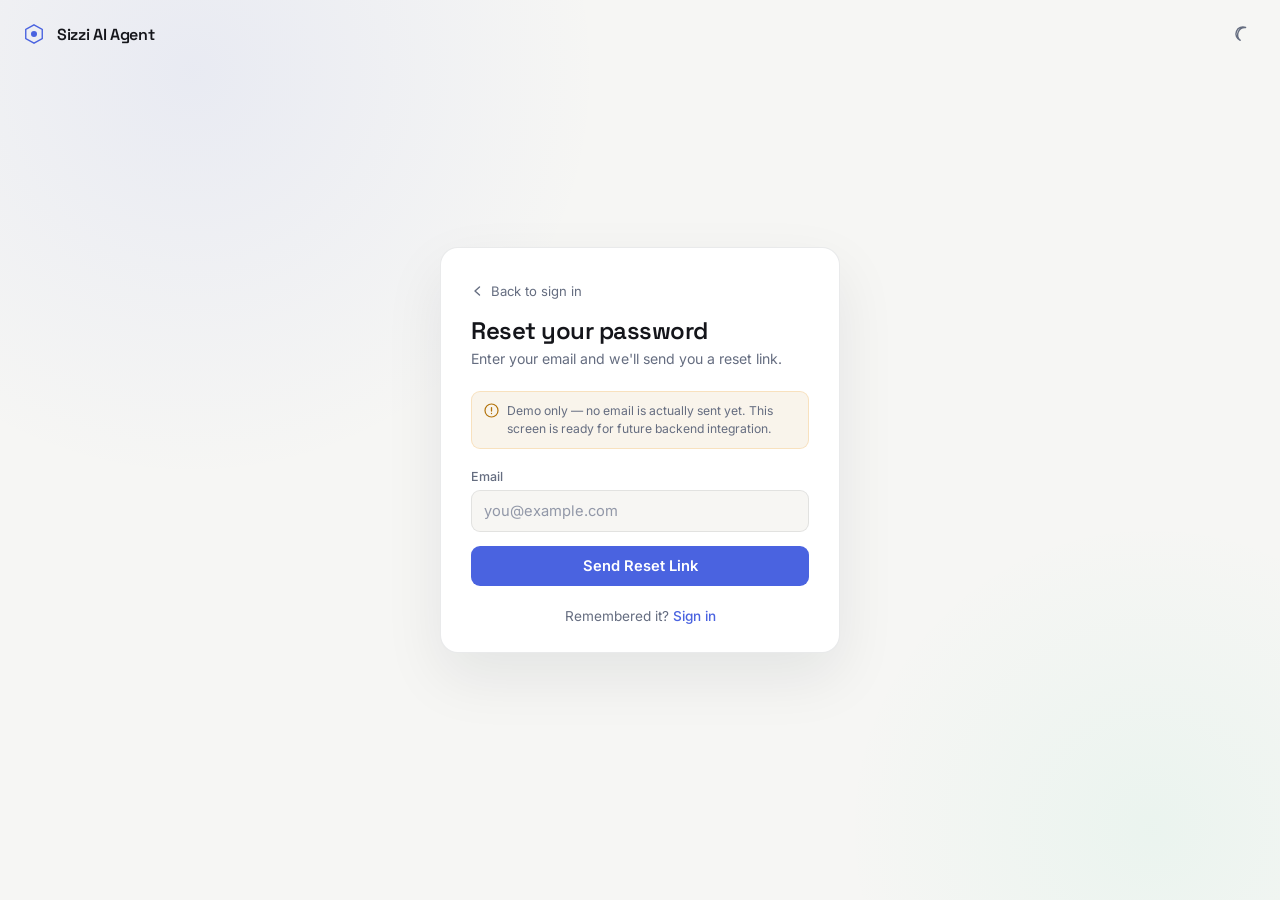
<file: frontend/forgot-password.html>
<!DOCTYPE html>
<html lang="en">
<head>
  <meta charset="UTF-8" />
  <meta name="viewport" content="width=device-width, initial-scale=1.0" />
  <title>Reset password — Sizzi AI Agent</title>
<link rel="stylesheet" href="css/style.css" />
<link rel="stylesheet" href="css/auth.css" />
  <link rel="preconnect" href="https://fonts.googleapis.com" />
  <link rel="preconnect" href="https://fonts.gstatic.com" crossorigin />
  <link href="https://fonts.googleapis.com/css2?family=Space+Grotesk:wght@500;600;700&family=Inter:wght@400;500;600;700&family=JetBrains+Mono:wght@400;500&display=swap" rel="stylesheet" />
</head>
<body class="auth-body">
  <header class="auth-header">
    <span class="brand" aria-label="Sizzi AI Agent">
      <span class="brand-mark" aria-hidden="true">
        <svg width="22" height="22" viewBox="0 0 24 24" fill="none">
          <path d="M12 2 L21 7 L21 17 L12 22 L3 17 L3 7 Z" stroke="var(--accent)" stroke-width="1.5"/>
          <circle cx="12" cy="12" r="3.3" fill="var(--accent)"/>
        </svg>
      </span>
      <span class="brand-name">Sizzi AI Agent</span>
    </span>
    <button id="themeToggleBtn" class="icon-btn" type="button" aria-label="Switch to light mode" title="Switch to light mode">
      <svg width="20" height="20" viewBox="0 0 20 20" fill="none" aria-hidden="true">
        <path d="M13.6 3.5A6.8 6.8 0 0 0 8.2 16.3 7.3 7.3 0 0 1 13.6 3.5Z" stroke="currentColor" stroke-width="1.4" stroke-linejoin="round"/>
      </svg>
    </button>
  </header>

  <main class="auth-shell">
    <div class="auth-card">
      <a class="auth-back-link" href="login.html">
        <svg width="14" height="14" viewBox="0 0 14 14" fill="none"><path d="M8.5 3 4 7l4.5 4" stroke="currentColor" stroke-width="1.4" stroke-linecap="round" stroke-linejoin="round"/></svg>
        Back to sign in
      </a>

      <h1 class="auth-title">Reset your password</h1>
      <p class="auth-subtitle">Enter your email and we'll send you a reset link.</p>

      <div class="auth-demo-note">
        <svg width="15" height="15" viewBox="0 0 15 15" fill="none" aria-hidden="true"><circle cx="7.5" cy="7.5" r="6.5" stroke="currentColor" stroke-width="1.2"/><path d="M7.5 4.6v3.4M7.5 10.4v.1" stroke="currentColor" stroke-width="1.3" stroke-linecap="round"/></svg>
        <span>Demo only — no email is actually sent yet. This screen is ready for future backend integration.</span>
      </div>

      <div id="formBanner" class="auth-form-banner success" hidden></div>

      <form id="forgotForm" novalidate>
        <div class="field-group">
          <label class="field-label" for="forgotEmail">Email</label>
          <div class="field-input-wrap">
            <input class="field-input" type="email" id="forgotEmail" name="email" placeholder="you@example.com" autocomplete="email" required />
          </div>
          <p class="field-error" id="forgotEmailError"></p>
        </div>

        <button class="auth-submit" type="submit" id="forgotSubmit">
          <svg width="15" height="15" viewBox="0 0 15 15" fill="none" aria-hidden="true"><circle cx="7.5" cy="7.5" r="6" stroke="currentColor" stroke-width="1.6" stroke-dasharray="28" stroke-dashoffset="10"/></svg>
          <span class="auth-submit-label">Send Reset Link</span>
        </button>
      </form>

      <p class="auth-footer-text">Remembered it? <a href="login.html">Sign in</a></p>
    </div>
  </main>

<script src="js/auth.js"></script>
</body>
</html>
</file>
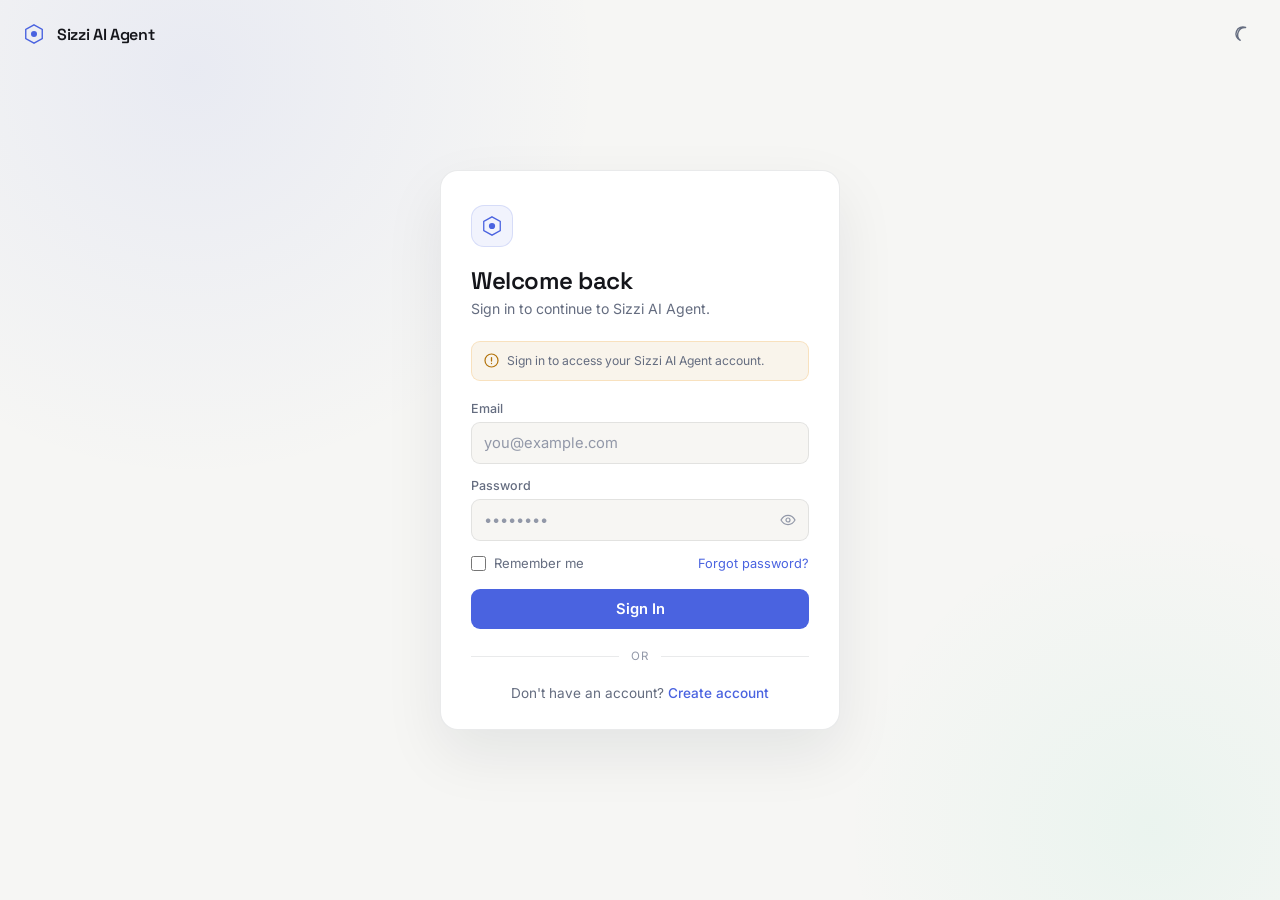
<file: frontend/login.html>
<!DOCTYPE html>
<html lang="en">
<head>
  <meta charset="UTF-8" />
  <meta name="viewport" content="width=device-width, initial-scale=1.0" />
  <title>Sign in — Sizzi AI Agent</title>
<link rel="stylesheet" href="css/style.css" />
<link rel="stylesheet" href="css/auth.css" />
  <link rel="preconnect" href="https://fonts.googleapis.com" />
  <link rel="preconnect" href="https://fonts.gstatic.com" crossorigin />
  <link href="https://fonts.googleapis.com/css2?family=Space+Grotesk:wght@500;600;700&family=Inter:wght@400;500;600;700&family=JetBrains+Mono:wght@400;500&display=swap" rel="stylesheet" />
</head>
<body class="auth-body">
  <header class="auth-header">
    <span class="brand" aria-label="Sizzi AI Agent">
      <span class="brand-mark" aria-hidden="true">
        <svg width="22" height="22" viewBox="0 0 24 24" fill="none">
          <path d="M12 2 L21 7 L21 17 L12 22 L3 17 L3 7 Z" stroke="var(--accent)" stroke-width="1.5"/>
          <circle cx="12" cy="12" r="3.3" fill="var(--accent)"/>
        </svg>
      </span>
      <span class="brand-name">Sizzi AI Agent</span>
    </span>
    <button id="themeToggleBtn" class="icon-btn" type="button" aria-label="Switch to light mode" title="Switch to light mode">
      <svg width="20" height="20" viewBox="0 0 20 20" fill="none" aria-hidden="true">
        <path d="M13.6 3.5A6.8 6.8 0 0 0 8.2 16.3 7.3 7.3 0 0 1 13.6 3.5Z" stroke="currentColor" stroke-width="1.4" stroke-linejoin="round"/>
      </svg>
    </button>
  </header>

  <main class="auth-shell">
    <div class="auth-card">
      <span class="auth-mark" aria-hidden="true">
        <svg width="22" height="22" viewBox="0 0 24 24" fill="none">
          <path d="M12 2 L21 7 L21 17 L12 22 L3 17 L3 7 Z" stroke="var(--accent)" stroke-width="1.4"/>
          <circle cx="12" cy="12" r="3.4" fill="var(--accent)"/>
        </svg>
      </span>
      <h1 class="auth-title">Welcome back</h1>
      <p class="auth-subtitle">Sign in to continue to Sizzi AI Agent.</p>

      <div class="auth-demo-note">
        <svg width="15" height="15" viewBox="0 0 15 15" fill="none" aria-hidden="true"><circle cx="7.5" cy="7.5" r="6.5" stroke="currentColor" stroke-width="1.2"/><path d="M7.5 4.6v3.4M7.5 10.4v.1" stroke="currentColor" stroke-width="1.3" stroke-linecap="round"/></svg>
        <span>Sign in to access your Sizzi AI Agent account.</span>
      </div>

      <div id="formBanner" class="auth-form-banner error" hidden></div>

      <form id="loginForm" novalidate>
        <div class="field-group">
          <label class="field-label" for="loginEmail">Email</label>
          <div class="field-input-wrap">
            <input class="field-input" type="email" id="loginEmail" name="email" placeholder="you@example.com" autocomplete="email" required />
          </div>
          <p class="field-error" id="loginEmailError"></p>
        </div>

        <div class="field-group">
          <label class="field-label" for="loginPassword">Password</label>
          <div class="field-input-wrap">
            <input class="field-input has-toggle" type="password" id="loginPassword" name="password" placeholder="••••••••" autocomplete="current-password" required />
            <button type="button" class="field-toggle-visibility" data-toggle-for="loginPassword" aria-label="Show password">
              <svg width="16" height="16" viewBox="0 0 16 16" fill="none"><path d="M1 8s2.6-4.6 7-4.6S15 8 15 8s-2.6 4.6-7 4.6S1 8 1 8Z" stroke="currentColor" stroke-width="1.2"/><circle cx="8" cy="8" r="2" stroke="currentColor" stroke-width="1.2"/></svg>
            </button>
          </div>
          <p class="field-error" id="loginPasswordError"></p>
        </div>

        <div class="field-row-between">
          <label class="checkbox-row">
            <input type="checkbox" id="rememberMe" />
            Remember me
          </label>
          <a class="field-link" href="forgot-password.html">Forgot password?</a>
        </div>

        <button class="auth-submit" type="submit" id="loginSubmit">
          <svg width="15" height="15" viewBox="0 0 15 15" fill="none" aria-hidden="true"><circle cx="7.5" cy="7.5" r="6" stroke="currentColor" stroke-width="1.6" stroke-dasharray="28" stroke-dashoffset="10"/></svg>
          <span class="auth-submit-label">Sign In</span>
        </button>
      </form>
      <div class="auth-divider">OR</div>
      <p class="auth-footer-text">Don't have an account? <a href="signup.html">Create account</a></p>
    </div>
  </main>

<script src="js/auth.js"></script>
</body>
</html>
</file>
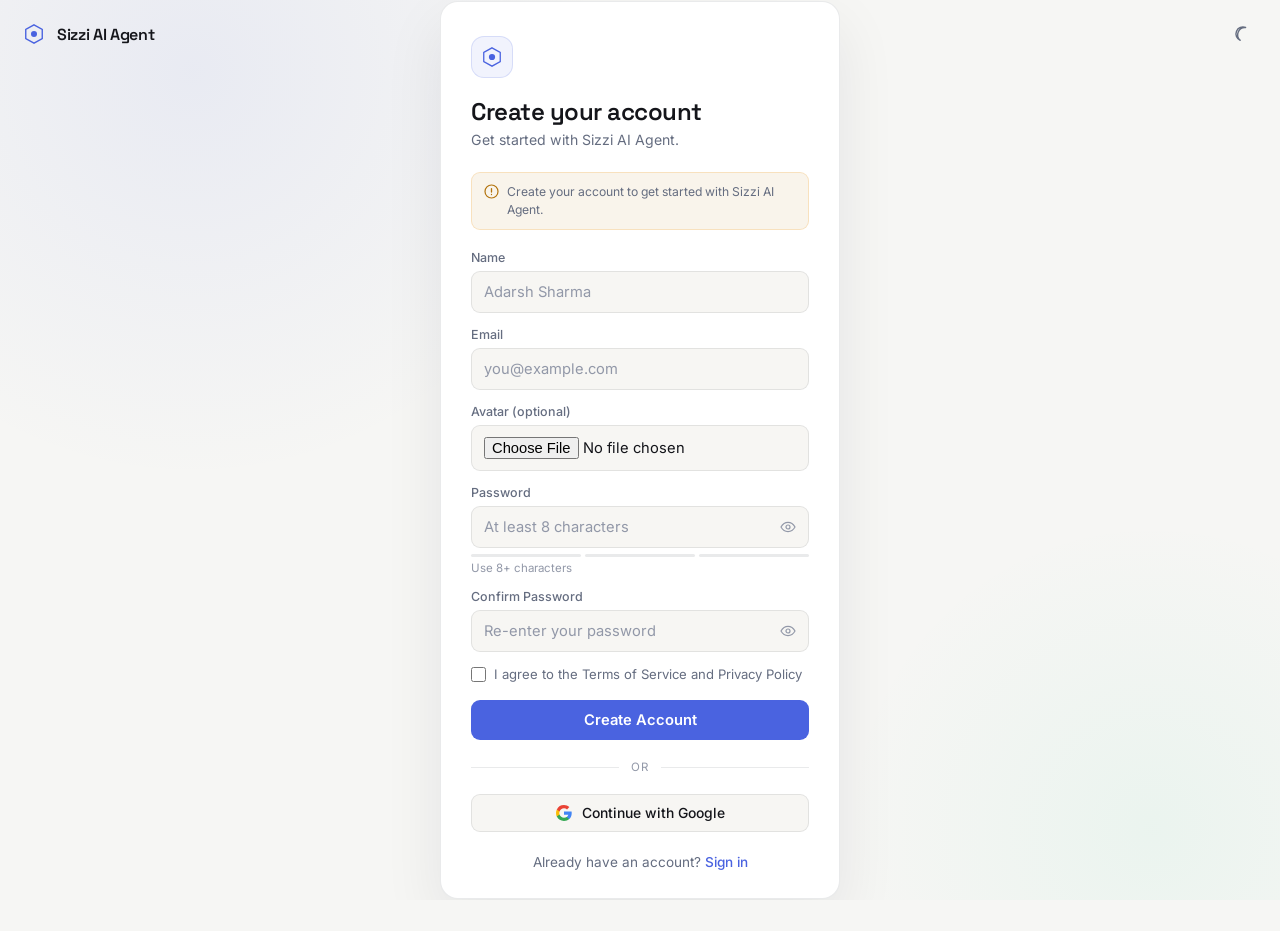
<file: frontend/signup.html>
<!DOCTYPE html>
<html lang="en">
<head>
  <meta charset="UTF-8" />
  <meta name="viewport" content="width=device-width, initial-scale=1.0" />
  <title>Create account — Sizzi AI Agent</title>
<link rel="stylesheet" href="css/style.css" />
<link rel="stylesheet" href="css/auth.css" />
  <link rel="preconnect" href="https://fonts.googleapis.com" />
  <link rel="preconnect" href="https://fonts.gstatic.com" crossorigin />
  <link href="https://fonts.googleapis.com/css2?family=Space+Grotesk:wght@500;600;700&family=Inter:wght@400;500;600;700&family=JetBrains+Mono:wght@400;500&display=swap" rel="stylesheet" />
</head>
<body class="auth-body">
  <header class="auth-header">
    <span class="brand" aria-label="Sizzi AI Agent">
      <span class="brand-mark" aria-hidden="true">
        <svg width="22" height="22" viewBox="0 0 24 24" fill="none">
          <path d="M12 2 L21 7 L21 17 L12 22 L3 17 L3 7 Z" stroke="var(--accent)" stroke-width="1.5"/>
          <circle cx="12" cy="12" r="3.3" fill="var(--accent)"/>
        </svg>
      </span>
      <span class="brand-name">Sizzi AI Agent</span>
    </span>
    <button id="themeToggleBtn" class="icon-btn" type="button" aria-label="Switch to light mode" title="Switch to light mode">
      <svg width="20" height="20" viewBox="0 0 20 20" fill="none" aria-hidden="true">
        <path d="M13.6 3.5A6.8 6.8 0 0 0 8.2 16.3 7.3 7.3 0 0 1 13.6 3.5Z" stroke="currentColor" stroke-width="1.4" stroke-linejoin="round"/>
      </svg>
    </button>
  </header>

  <main class="auth-shell">
    <div class="auth-card">
      <span class="auth-mark" aria-hidden="true">
        <svg width="22" height="22" viewBox="0 0 24 24" fill="none">
          <path d="M12 2 L21 7 L21 17 L12 22 L3 17 L3 7 Z" stroke="var(--accent)" stroke-width="1.4"/>
          <circle cx="12" cy="12" r="3.4" fill="var(--accent)"/>
        </svg>
      </span>
      <h1 class="auth-title">Create your account</h1>
      <p class="auth-subtitle">Get started with Sizzi AI Agent.</p>

      <div class="auth-demo-note">
        <svg width="15" height="15" viewBox="0 0 15 15" fill="none" aria-hidden="true"><circle cx="7.5" cy="7.5" r="6.5" stroke="currentColor" stroke-width="1.2"/><path d="M7.5 4.6v3.4M7.5 10.4v.1" stroke="currentColor" stroke-width="1.3" stroke-linecap="round"/></svg>
        <span>Create your account to get started with Sizzi AI Agent.</span>
      </div>

      <div id="formBanner" class="auth-form-banner error" hidden></div>

      <form id="signupForm" novalidate>
        <div class="field-group">
          <label class="field-label" for="signupName">Name</label>
          <div class="field-input-wrap">
            <input class="field-input" type="text" id="signupName" name="name" placeholder="Adarsh Sharma" autocomplete="name" required />
          </div>
          <p class="field-error" id="signupNameError"></p>
        </div>

        <div class="field-group">
          <label class="field-label" for="signupEmail">Email</label>
          <div class="field-input-wrap">
            <input class="field-input" type="email" id="signupEmail" name="email" placeholder="you@example.com" autocomplete="email" required />
          </div>
          <p class="field-error" id="signupEmailError"></p>
        </div>

        <div class="field-group">
          <label class="field-label" for="signupAvatar">Avatar (optional)</label>
          <div class="field-input-wrap">
            <input class="field-input" type="file" id="signupAvatar" name="avatar" accept="image/*" />
          </div>
          <p class="field-error" id="signupAvatarError"></p>
        </div>

        <div class="field-group">
          <label class="field-label" for="signupPassword">Password</label>
          <div class="field-input-wrap">
            <input class="field-input has-toggle" type="password" id="signupPassword" name="password" placeholder="At least 8 characters" autocomplete="new-password" required />
            <button type="button" class="field-toggle-visibility" data-toggle-for="signupPassword" aria-label="Show password">
              <svg width="16" height="16" viewBox="0 0 16 16" fill="none"><path d="M1 8s2.6-4.6 7-4.6S15 8 15 8s-2.6 4.6-7 4.6S1 8 1 8Z" stroke="currentColor" stroke-width="1.2"/><circle cx="8" cy="8" r="2" stroke="currentColor" stroke-width="1.2"/></svg>
            </button>
          </div>
          <div class="password-strength" id="passwordStrength" aria-hidden="true">
            <span class="password-strength-bar"></span>
            <span class="password-strength-bar"></span>
            <span class="password-strength-bar"></span>
          </div>
          <p class="password-strength-label" id="passwordStrengthLabel">Use 8+ characters</p>
          <p class="field-error" id="signupPasswordError"></p>
        </div>

        <div class="field-group">
          <label class="field-label" for="signupConfirmPassword">Confirm Password</label>
          <div class="field-input-wrap">
            <input class="field-input has-toggle" type="password" id="signupConfirmPassword" name="confirmPassword" placeholder="Re-enter your password" autocomplete="new-password" required />
            <button type="button" class="field-toggle-visibility" data-toggle-for="signupConfirmPassword" aria-label="Show password">
              <svg width="16" height="16" viewBox="0 0 16 16" fill="none"><path d="M1 8s2.6-4.6 7-4.6S15 8 15 8s-2.6 4.6-7 4.6S1 8 1 8Z" stroke="currentColor" stroke-width="1.2"/><circle cx="8" cy="8" r="2" stroke="currentColor" stroke-width="1.2"/></svg>
            </button>
          </div>
          <p class="field-error" id="signupConfirmPasswordError"></p>
        </div>

        <label class="checkbox-row" style="margin-bottom:18px;">
          <input type="checkbox" id="agreeTerms" required />
          I agree to the Terms of Service and Privacy Policy
        </label>

        <button class="auth-submit" type="submit" id="signupSubmit">
          <svg width="15" height="15" viewBox="0 0 15 15" fill="none" aria-hidden="true"><circle cx="7.5" cy="7.5" r="6" stroke="currentColor" stroke-width="1.6" stroke-dasharray="28" stroke-dashoffset="10"/></svg>
          <span class="auth-submit-label">Create Account</span>
        </button>
      </form>

      <div class="auth-divider">OR</div>

      <button class="oauth-btn" type="button" id="googleOauthBtn">
        <svg width="16" height="16" viewBox="0 0 16 16"><path fill="#4285F4" d="M15.7 8.18c0-.57-.05-1.11-.14-1.64H8v3.1h4.3c-.19 1-.75 1.85-1.6 2.42v2h2.6c1.52-1.4 2.4-3.46 2.4-5.88Z"/><path fill="#34A853" d="M8 16c2.16 0 3.97-.72 5.3-1.94l-2.6-2c-.72.48-1.64.77-2.7.77-2.08 0-3.84-1.4-4.47-3.29H.83v2.07A8 8 0 0 0 8 16Z"/><path fill="#FBBC05" d="M3.53 9.54A4.8 4.8 0 0 1 3.28 8c0-.54.09-1.06.25-1.54V4.4H.83A8 8 0 0 0 0 8c0 1.29.31 2.5.83 3.6l2.7-2.06Z"/><path fill="#EA4335" d="M8 3.18c1.18 0 2.23.4 3.06 1.2l2.3-2.3C11.96.87 10.15 0 8 0A8 8 0 0 0 .83 4.4l2.7 2.06C4.16 4.58 5.92 3.18 8 3.18Z"/></svg>
        Continue with Google
      </button>

      <p class="auth-footer-text">Already have an account? <a href="login.html">Sign in</a></p>
    </div>
  </main>

<script src="js/auth.js"></script>
</body>
</html>
</file>
<file: frontend/css/style.css>
﻿/* ==========================================================================
   SIZZI AI AGENT — style.css
   Design system + main application shell.
   ========================================================================== */

:root {
  /* ---- Design-system tokens (as requested) ---- */
  --background: #0a0b0f;
  --surface: #121420;
  --surface-hover: #191c2c;
  --border: rgba(148, 163, 195, 0.12);
  --text-primary: #f4f6fb;
  --text-secondary: #8b93ab;
  --accent: #5b7fff;
  --accent-hover: #7092ff;
  --danger: #f2555c;
  --success: #34d399;

  /* ---- Derived / supporting tokens ---- */
  --surface-2: #171a27;
  --border-strong: rgba(148, 163, 195, 0.22);
  --text-tertiary: #5b6379;
  --accent-soft: rgba(91, 127, 255, 0.12);
  --accent-strong: rgba(91, 127, 255, 0.24);
  --danger-soft: rgba(242, 85, 92, 0.1);
  --success-soft: rgba(52, 211, 153, 0.1);
  --warning: #f2a93b;
  --warning-soft: rgba(242, 169, 59, 0.1);
  --shadow: rgba(3, 4, 8, 0.4);
  --header-bg: rgba(10, 11, 15, 0.78);
  --composer-bg: rgba(18, 20, 32, 0.96);
  --message-user-bg: #171a27;
  --message-user-border: rgba(148, 163, 195, 0.1);

  --font-display: "Space Grotesk", "Inter", ui-sans-serif, system-ui, sans-serif;
  --font-sans: "Inter", ui-sans-serif, system-ui, -apple-system, BlinkMacSystemFont, "Segoe UI", sans-serif;
  --font-mono: "JetBrains Mono", "SFMono-Regular", Consolas, "Liberation Mono", Menlo, monospace;

  --sidebar-width: 276px;
  --header-height: 60px;
  --radius-sm: 9px;
  --radius-md: 13px;
  --radius-lg: 18px;
  --radius-xl: 22px;
  --transition-fast: 140ms cubic-bezier(0.4, 0, 0.2, 1);
  --transition-base: 220ms cubic-bezier(0.4, 0, 0.2, 1);
}

html[data-theme="light"] {
  --background: #f6f6f4;
  --surface: #ffffff;
  --surface-hover: #f0efec;
  --surface-2: #f7f6f3;
  --border: rgba(15, 23, 42, 0.09);
  --border-strong: rgba(15, 23, 42, 0.16);
  --text-primary: #14151a;
  --text-secondary: #656d80;
  --text-tertiary: #9298a8;
  --accent: #4a63e0;
  --accent-hover: #3c53cc;
  --accent-soft: rgba(74, 99, 224, 0.08);
  --accent-strong: rgba(74, 99, 224, 0.16);
  --danger: #d93a3f;
  --danger-soft: rgba(217, 58, 63, 0.08);
  --success: #17915e;
  --success-soft: rgba(23, 145, 94, 0.08);
  --warning: #b3730c;
  --warning-soft: rgba(179, 115, 12, 0.08);
  --shadow: rgba(15, 23, 42, 0.08);
  --header-bg: rgba(255, 255, 255, 0.78);
  --composer-bg: rgba(255, 255, 255, 0.97);
  --message-user-bg: #f1f1ee;
  --message-user-border: rgba(15, 23, 42, 0.07);
}

@media (prefers-reduced-motion: reduce) {
  *, *::before, *::after {
    animation-duration: 0.001ms !important;
    animation-iteration-count: 1 !important;
    transition-duration: 0.001ms !important;
    scroll-behavior: auto !important;
  }
}

html {
  height: 100%;
  overflow: hidden;
  color-scheme: dark;
}

html[data-theme="light"] { color-scheme: light; }

* { box-sizing: border-box; margin: 0; padding: 0; }

html, body { height: 100%; }

body {
  overflow: hidden;
  font-family: var(--font-sans);
  color: var(--text-primary);
  background: var(--background);
  transition: background var(--transition-base), color var(--transition-base);
  -webkit-font-smoothing: antialiased;
  text-rendering: optimizeLegibility;
}

button, textarea, input { font: inherit; color: inherit; }
button { cursor: pointer; }

button:focus-visible,
textarea:focus-visible,
input:focus-visible,
a:focus-visible {
  outline: 2px solid var(--accent);
  outline-offset: 2px;
}

[hidden] { display: none !important; }

.sr-only {
  position: absolute;
  width: 1px; height: 1px;
  padding: 0; margin: -1px;
  overflow: hidden;
  clip: rect(0, 0, 0, 0);
  white-space: nowrap;
  border: 0;
}

/* ==========================================================================
   Shared primitives (buttons, inputs) — also used by auth.css
   ========================================================================== */

.btn {
  display: inline-flex;
  align-items: center;
  justify-content: center;
  gap: 8px;
  padding: 9px 14px;
  border: 1px solid var(--border);
  border-radius: var(--radius-sm);
  background: transparent;
  color: var(--text-primary);
  font-weight: 500;
  font-size: 0.88rem;
  transition: background var(--transition-fast), border-color var(--transition-fast), transform var(--transition-fast), opacity var(--transition-fast);
}

.btn:hover { background: var(--surface-hover); border-color: var(--border-strong); }
.btn:active { transform: translateY(1px); }
.btn:disabled { opacity: 0.5; cursor: not-allowed; transform: none; }

.btn-primary {
  background: var(--accent);
  border-color: var(--accent);
  color: #ffffff;
}
.btn-primary:hover { background: var(--accent-hover); border-color: var(--accent-hover); }

.btn-secondary { background: var(--surface-2); }

.btn-small { padding: 6px 10px; font-size: 0.76rem; }
.btn-block { width: 100%; }

.icon-btn {
  display: inline-flex;
  align-items: center;
  justify-content: center;
  width: 36px; height: 36px;
  border-radius: var(--radius-sm);
  border: 1px solid transparent;
  background: transparent;
  color: var(--text-secondary);
  transition: background var(--transition-fast), border-color var(--transition-fast), color var(--transition-fast);
}
.icon-btn:hover { background: var(--surface-hover); border-color: var(--border); color: var(--text-primary); }
.icon-btn:active { transform: translateY(1px); }

/* ==========================================================================
   App shell
   ========================================================================== */

.app-shell { height: 100vh; display: flex; flex-direction: column; background: var(--background); }

.app-header {
  height: var(--header-height);
  display: flex;
  align-items: center;
  justify-content: space-between;
  gap: 16px;
  padding: 0 18px 0 14px;
  background: var(--header-bg);
  border-bottom: 1px solid var(--border);
  backdrop-filter: blur(14px);
  -webkit-backdrop-filter: blur(14px);
  z-index: 30;
}

.header-left, .header-right { display: flex; align-items: center; gap: 10px; }

.brand { display: flex; align-items: center; gap: 9px; }

.brand-mark {
  width: 30px; height: 30px;
  display: inline-flex; align-items: center; justify-content: center;
  color: var(--accent);
}
.brand-mark svg { display: block; }

.brand-text { display: flex; flex-direction: column; line-height: 1.15; }

.brand-name {
  font-family: var(--font-display);
  font-size: 1rem;
  font-weight: 600;
  letter-spacing: -0.02em;
  color: var(--text-primary);
}

.brand-tag {
  font-size: 0.63rem;
  font-weight: 500;
  letter-spacing: 0.07em;
  text-transform: uppercase;
  color: var(--text-tertiary);
}

.app-body { flex: 1; min-height: 0; display: flex; width: 100%; }

/* ==========================================================================
   Sidebar
   ========================================================================== */

.sidebar {
  width: var(--sidebar-width);
  flex-shrink: 0;
  display: flex;
  flex-direction: column;
  background: var(--surface);
  border-right: 1px solid var(--border);
  transition: transform var(--transition-base), opacity var(--transition-base), width var(--transition-base);
  overflow: hidden;
}

.sidebar.collapsed { width: 0; min-width: 0; opacity: 0; pointer-events: none; border-right: none; }

.sidebar-brand {
  display: flex;
  align-items: center;
  gap: 9px;
  padding: 16px 16px 4px;
}

.new-convo-btn {
  margin: 12px 12px 8px;
  display: inline-flex;
  align-items: center;
  justify-content: center;
  gap: 8px;
  padding: 10px 12px;
  border: 1px solid var(--border);
  border-radius: var(--radius-sm);
  background: transparent;
  color: var(--text-primary);
  font-weight: 500;
  transition: background var(--transition-fast), border-color var(--transition-fast);
}
.new-convo-btn:hover { background: var(--surface-hover); border-color: var(--border-strong); }

.convo-list-wrap { flex: 1; min-height: 0; overflow-y: auto; padding: 4px 10px 12px; }

.convo-list-label {
  padding: 10px 10px 6px;
  font-size: 0.68rem;
  font-weight: 600;
  letter-spacing: 0.08em;
  text-transform: uppercase;
  color: var(--text-tertiary);
}

.convo-list { list-style: none; display: flex; flex-direction: column; gap: 2px; }

.convo-item { display: flex; align-items: center; border-radius: var(--radius-sm); transition: background var(--transition-fast); }
.convo-item:hover { background: var(--surface-hover); }
.convo-item.active { background: var(--accent-soft); }

.convo-item-btn {
  flex: 1;
  border: 0;
  background: transparent;
  color: var(--text-secondary);
  text-align: left;
  padding: 9px 8px 9px 12px;
  border-radius: var(--radius-sm);
  font-size: 0.87rem;
  white-space: nowrap;
  overflow: hidden;
  text-overflow: ellipsis;
}
.convo-item.active .convo-item-btn { color: var(--text-primary); font-weight: 500; }

.convo-delete-btn {
  width: 28px; height: 28px;
  display: inline-flex; align-items: center; justify-content: center;
  border: none; border-radius: 8px;
  margin-right: 4px;
  background: transparent;
  color: var(--text-tertiary);
  opacity: 0;
  transition: opacity var(--transition-fast), background var(--transition-fast), color var(--transition-fast);
}
.convo-item:hover .convo-delete-btn, .convo-delete-btn:focus-visible { opacity: 1; }
.convo-delete-btn:hover { background: var(--danger-soft); color: var(--danger); }

.convo-empty { display: none; padding: 12px 10px 0; color: var(--text-tertiary); font-size: 0.8rem; }
.convo-empty.visible { display: block; }

.sidebar-divider { height: 1px; background: var(--border); margin: 0 14px; flex-shrink: 0; }

/* Agent status block */
.sidebar-status {
  padding: 12px 16px;
  flex-shrink: 0;
}

.status-row {
  display: flex;
  align-items: center;
  justify-content: space-between;
  gap: 8px;
  font-size: 0.72rem;
  color: var(--text-tertiary);
  padding: 3px 0;
}

.status-row-label { display: inline-flex; align-items: center; gap: 6px; }

.status-pill {
  display: inline-flex;
  align-items: center;
  gap: 6px;
  font-family: var(--font-mono);
  font-size: 0.7rem;
}

.status-dot {
  width: 6px; height: 6px;
  border-radius: 50%;
  background: currentColor;
  flex-shrink: 0;
}

.status-online { color: var(--success); }
.status-offline { color: var(--danger); }
.status-unknown { color: var(--text-tertiary); }
.status-online .status-dot { box-shadow: 0 0 0 3px var(--success-soft); }

/* Account area (bottom-left) */
.account-area { position: relative; flex-shrink: 0; padding: 8px; border-top: 1px solid var(--border); }

.account-trigger {
  width: 100%;
  display: flex;
  align-items: center;
  gap: 10px;
  padding: 8px 8px;
  border-radius: var(--radius-sm);
  border: 1px solid transparent;
  background: transparent;
  text-align: left;
  transition: background var(--transition-fast), border-color var(--transition-fast);
}
.account-trigger:hover, .account-trigger[aria-expanded="true"] {
  background: var(--surface-hover);
  border-color: var(--border);
}

.account-avatar {
  width: 30px; height: 30px;
  flex-shrink: 0;
  border-radius: 50%;
  display: inline-flex; align-items: center; justify-content: center;
  background: var(--accent);
  color: #fff;
  font-size: 0.78rem;
  font-weight: 600;
}

.account-meta { flex: 1; min-width: 0; }

.account-name {
  font-size: 0.85rem;
  font-weight: 500;
  color: var(--text-primary);
  white-space: nowrap;
  overflow: hidden;
  text-overflow: ellipsis;
}

.account-plan { font-size: 0.7rem; color: var(--text-tertiary); }

.account-chevron { color: var(--text-tertiary); flex-shrink: 0; transition: transform var(--transition-fast); }
.account-trigger[aria-expanded="true"] .account-chevron { transform: rotate(180deg); }

.account-menu {
  position: absolute;
  left: 8px; right: 8px;
  bottom: calc(100% + 6px);
  background: var(--surface-2);
  border: 1px solid var(--border);
  border-radius: var(--radius-md);
  box-shadow: 0 12px 32px var(--shadow);
  padding: 6px;
  z-index: 40;
  transform-origin: bottom;
  animation: menuIn var(--transition-base);
}

@keyframes menuIn {
  from { opacity: 0; transform: translateY(6px) scale(0.98); }
  to { opacity: 1; transform: translateY(0) scale(1); }
}

.account-menu-item {
  width: 100%;
  display: flex;
  align-items: center;
  gap: 10px;
  padding: 8px 10px;
  border: none;
  border-radius: 8px;
  background: transparent;
  color: var(--text-primary);
  font-size: 0.85rem;
  text-align: left;
}
.account-menu-item:hover, .account-menu-item:focus-visible { background: var(--surface-hover); }
.account-menu-item svg { color: var(--text-tertiary); flex-shrink: 0; }
.account-menu-item.danger { color: var(--danger); }
.account-menu-item.danger svg { color: var(--danger); }

.account-menu-divider { height: 1px; background: var(--border); margin: 6px 4px; }

/* ==========================================================================
   Chat area
   ========================================================================== */

.chat-area { position: relative; flex: 1; min-width: 0; min-height: 0; display: flex; flex-direction: column; background: var(--background); }

.welcome-screen { flex: 1; min-height: 0; overflow-y: auto; display: flex; align-items: center; justify-content: center; padding: 32px 20px; }

.welcome-inner { width: min(660px, 100%); text-align: center; padding: 18px 0; }

.welcome-mark {
  display: inline-flex; align-items: center; justify-content: center;
  width: 46px; height: 46px;
  margin-bottom: 16px;
  border-radius: var(--radius-md);
  background: var(--accent-soft);
  border: 1px solid var(--accent-strong);
  color: var(--accent);
}

.welcome-title {
  font-family: var(--font-display);
  margin-bottom: 6px;
  font-size: clamp(1.7rem, 2.6vw, 2.15rem);
  line-height: 1.2;
  letter-spacing: -0.03em;
  font-weight: 600;
  color: var(--text-primary);
}

.welcome-subtitle { margin-bottom: 8px; font-size: 0.96rem; color: var(--text-secondary); }

.welcome-ready {
  display: inline-flex;
  align-items: center;
  gap: 6px;
  margin-bottom: 26px;
  padding: 4px 10px;
  border-radius: 999px;
  background: var(--success-soft);
  color: var(--success);
  font-size: 0.72rem;
  font-weight: 500;
  font-family: var(--font-mono);
}

.capability-grid {
  display: grid;
  grid-template-columns: repeat(3, minmax(150px, 1fr));
  gap: 10px;
  max-width: 620px;
  margin: 0 auto;
  text-align: left;
}

.capability-card {
  display: flex;
  flex-direction: column;
  gap: 8px;
  padding: 14px 14px 12px;
  border: 1px solid var(--border);
  border-radius: var(--radius-md);
  background: var(--surface);
  color: var(--text-primary);
  transition: background var(--transition-fast), border-color var(--transition-fast), transform var(--transition-fast);
}
.capability-card:hover { background: var(--surface-hover); border-color: var(--border-strong); transform: translateY(-1px); }

.capability-icon {
  width: 30px; height: 30px;
  display: inline-flex; align-items: center; justify-content: center;
  border-radius: 9px;
  background: var(--accent-soft);
  color: var(--accent);
}

.capability-title { font-size: 0.87rem; font-weight: 600; }
.capability-desc { color: var(--text-secondary); font-size: 0.76rem; line-height: 1.45; }

.message-log {
  flex: 1;
  min-height: 0;
  overflow-y: auto;
  padding: 24px max(16px, calc(50vw - 420px)) 16px;
  display: flex;
  flex-direction: column;
  gap: 20px;
  scroll-behavior: smooth;
}

.message { display: flex; gap: 12px; width: min(100%, 820px); margin: 0 auto; animation: messageIn 220ms ease; }
.message.user { margin-left: auto; justify-content: flex-end; }

.message-avatar {
  width: 28px; height: 28px;
  flex-shrink: 0;
  display: inline-flex; align-items: center; justify-content: center;
  border-radius: 8px;
  background: var(--accent-soft);
  border: 1px solid var(--accent-strong);
  color: var(--accent);
  font-size: 0.68rem;
  font-weight: 700;
}
.message.user .message-avatar { background: var(--surface-2); border-color: var(--border-strong); color: var(--text-secondary); }

.message-body { width: min(100%, 760px); min-width: 0; }
.message.user .message-body {
  background: var(--message-user-bg);
  border: 1px solid var(--message-user-border);
  border-radius: var(--radius-md);
  padding: 11px 14px;
}

.message-meta { display: flex; align-items: center; justify-content: space-between; gap: 8px; margin-bottom: 6px; font-size: 0.7rem; font-weight: 600; }
.message-sender { color: var(--text-secondary); }
.message-time { font-family: var(--font-mono); font-size: 0.66rem; color: var(--text-tertiary); font-weight: 500; }

.message-text { color: var(--text-primary); line-height: 1.62; word-break: break-word; font-size: 0.96rem; }
.message-text > *:first-child { margin-top: 0; }
.message-text > *:last-child { margin-bottom: 0; }
.message-text p, .message-text ul, .message-text ol, .message-text pre, .message-text blockquote { margin: 0 0 0.8rem; }
.message-text h1, .message-text h2, .message-text h3, .message-text h4 { margin: 1rem 0 0.55rem; color: var(--text-primary); letter-spacing: -0.02em; }
.message-text ul, .message-text ol { padding-left: 1.15rem; }
.message-text li + li { margin-top: 0.25rem; }

.message-text code {
  background: var(--surface-2);
  border: 1px solid var(--border);
  border-radius: 6px;
  padding: 0.1rem 0.4rem;
  font-family: var(--font-mono);
  font-size: 0.87em;
}

.code-block { position: relative; margin: 0 0 0.8rem; }
.code-block pre {
  background: #0a0b12;
  border: 1px solid var(--border);
  border-radius: var(--radius-md);
  padding: 34px 16px 14px;
  overflow-x: auto;
  color: #e6ebf5;
}
html[data-theme="light"] .code-block pre { background: #14161d; color: #e8ebf3; }
.code-block pre code { background: transparent; border: none; padding: 0; font-size: 0.85em; }

.code-copy-btn {
  position: absolute;
  top: 8px; right: 8px;
  display: inline-flex;
  align-items: center;
  gap: 5px;
  padding: 4px 8px;
  border-radius: 7px;
  border: 1px solid rgba(148, 163, 195, 0.18);
  background: rgba(255, 255, 255, 0.04);
  color: #b7bfd6;
  font-size: 0.68rem;
  transition: background var(--transition-fast), color var(--transition-fast);
}
.code-copy-btn:hover { background: rgba(255, 255, 255, 0.09); color: #fff; }
.code-copy-btn.copied { color: var(--success); border-color: var(--success); }

.message-text a { color: var(--accent); }
.message-text blockquote { border-left: 2px solid var(--accent); padding-left: 0.8rem; color: var(--text-secondary); }
.error-text-inline { color: var(--danger); }

/* Agent activity panel */
.agent-activity { padding: 0 16px; flex-shrink: 0; }

.agent-activity-inner {
  max-width: 440px;
  margin: 0 auto 12px;
  padding: 12px 14px;
  border: 1px solid var(--border);
  border-radius: var(--radius-md);
  background: var(--surface);
  animation: messageIn 200ms ease;
}

.activity-heading {
  display: flex;
  align-items: center;
  gap: 7px;
  margin-bottom: 10px;
  font-size: 0.68rem;
  font-weight: 600;
  letter-spacing: 0.08em;
  text-transform: uppercase;
  color: var(--text-tertiary);
}

.activity-heading .pulse-dot {
  width: 6px; height: 6px;
  border-radius: 50%;
  background: var(--accent);
  box-shadow: 0 0 0 3px var(--accent-soft);
  animation: pulse 1.4s ease-in-out infinite;
}

@keyframes pulse {
  0%, 100% { opacity: 1; }
  50% { opacity: 0.35; }
}

.activity-steps { list-style: none; display: flex; flex-direction: column; gap: 7px; font-size: 0.82rem; }
.activity-step { display: flex; align-items: center; gap: 9px; color: var(--text-tertiary); transition: color var(--transition-fast); }
.activity-step.active { color: var(--text-primary); }
.activity-step.done { color: var(--success); }

.step-node {
  width: 15px; height: 15px;
  flex-shrink: 0;
  border-radius: 50%;
  display: inline-flex; align-items: center; justify-content: center;
  border: 1.5px solid currentColor;
  font-size: 0.6rem;
}
.activity-step.pending .step-node { border-style: dashed; opacity: 0.6; }
.activity-step.active .step-node { border-color: var(--accent); color: var(--accent); }
.activity-step.active .step-node::after {
  content: "";
  width: 6px; height: 6px;
  border-radius: 50%;
  background: var(--accent);
  animation: pulse 1s ease-in-out infinite;
}
.activity-step.done .step-node { background: var(--success); border-color: var(--success); color: var(--surface); }
.activity-step.done .step-node::after { content: "✓"; font-size: 0.6rem; }

/* Error banner */
.error-banner { padding: 0 16px 10px; flex-shrink: 0; }

.error-banner-inner {
  max-width: 620px;
  margin: 0 auto;
  display: flex;
  align-items: flex-start;
  gap: 12px;
  padding: 12px 14px;
  border: 1px solid var(--danger);
  border-color: rgba(242, 85, 92, 0.3);
  background: var(--danger-soft);
  border-radius: var(--radius-md);
  animation: messageIn 200ms ease;
}
.error-banner-inner.warning { border-color: rgba(242, 169, 59, 0.32); background: var(--warning-soft); }
.error-banner-inner.warning svg circle, .error-banner-inner.warning svg path { stroke: var(--warning); }

.error-text { flex: 1; }
.error-title { margin-bottom: 3px; font-size: 0.88rem; font-weight: 600; color: var(--text-primary); }
.error-desc { font-size: 0.81rem; line-height: 1.5; color: var(--text-secondary); }
.error-actions { margin-top: 8px; display: flex; gap: 8px; }

/* Composer */
.composer { flex-shrink: 0; padding: 12px 16px 16px; border-top: 1px solid var(--border); background: transparent; }

.composer-inner {
  width: min(100%, 760px);
  margin: 0 auto;
  display: flex;
  align-items: flex-end;
  gap: 8px;
  padding: 8px 10px 8px 14px;
  border: 1px solid var(--border);
  border-radius: var(--radius-xl);
  background: var(--composer-bg);
  box-shadow: 0 10px 24px var(--shadow);
  transition: border-color var(--transition-fast);
}
.composer-inner:focus-within { border-color: var(--accent-strong); }

.composer-tools { display: flex; align-items: center; gap: 2px; padding-bottom: 5px; }

.composer-textarea {
  flex: 1;
  min-height: 44px;
  max-height: 200px;
  resize: none;
  border: none;
  outline: none;
  background: transparent;
  color: var(--text-primary);
  font-size: 0.98rem;
  line-height: 1.5;
  padding: 10px 0;
}
.composer-textarea::placeholder { color: var(--text-tertiary); }
.composer-textarea:disabled { opacity: 0.6; }

.send-btn {
  width: 40px; height: 40px;
  flex-shrink: 0;
  display: inline-flex; align-items: center; justify-content: center;
  border: none;
  border-radius: 11px;
  background: var(--accent);
  color: #fff;
  transition: background var(--transition-fast), opacity var(--transition-fast), transform var(--transition-fast);
}
.send-btn:hover:not(:disabled) { background: var(--accent-hover); }
.send-btn:disabled { opacity: 0.4; cursor: not-allowed; }
.send-btn.is-loading svg { animation: spin 0.9s linear infinite; }

@keyframes spin { to { transform: rotate(360deg); } }

.composer-meta { width: min(100%, 760px); margin: 8px auto 0; display: flex; align-items: center; justify-content: space-between; gap: 12px; padding: 0 6px 0 10px; color: var(--text-tertiary); font-size: 0.72rem; }
.char-counter.near-limit { color: var(--danger); }

@keyframes messageIn { from { opacity: 0; transform: translateY(6px); } to { opacity: 1; transform: translateY(0); } }

/* Mobile scrim (shared) */
.sidebar-scrim { display: none; }
.sidebar-scrim.visible { display: block; }

/* ==========================================================================
   Responsive
   ========================================================================== */

@media (max-width: 900px) {
  .capability-grid { grid-template-columns: repeat(2, 1fr); }
}

@media (max-width: 820px) {
  .sidebar {
    position: absolute;
    inset: 0 auto 0 0;
    z-index: 40;
    width: min(84vw, 300px);
    transform: translateX(-102%);
    box-shadow: 18px 0 36px rgba(0, 0, 0, 0.28);
  }
  .sidebar.mobile-open { transform: translateX(0); }
  .sidebar.collapsed { width: min(84vw, 300px); opacity: 1; pointer-events: auto; border-right: 1px solid var(--border); }

  .sidebar-scrim {
    position: absolute;
    inset: 0;
    background: rgba(2, 4, 10, 0.5);
    z-index: 35;
  }
  .sidebar-scrim[hidden] { display: none; }

  .message-log { padding-left: 14px; padding-right: 14px; }
  .capability-grid { grid-template-columns: 1fr; }
}

@media (max-width: 540px) {
  .app-header { padding-left: 12px; padding-right: 12px; }
  .header-right { gap: 6px; }
  .brand-name { font-size: 0.95rem; }
  .btn-primary.header-new-chat span { display: none; }
  .btn-primary.header-new-chat { padding: 9px 10px; }
  .message-log { padding-left: 12px; padding-right: 12px; }
  .message { gap: 8px; }
  .message-text { font-size: 0.93rem; }
  .composer { padding-left: 10px; padding-right: 10px; }
  .composer-meta { font-size: 0.68rem; }
  .capability-grid { grid-template-columns: 1fr; }
}
/* ==========================================================================
   Profile Modal
   ========================================================================== */

.profile-modal {
  position: fixed;
  inset: 0;
  z-index: 100;
  display: flex;
  align-items: center;
  justify-content: center;
  padding: 20px;
  background: rgba(0, 0, 0, 0.55);
  backdrop-filter: blur(6px);
  -webkit-backdrop-filter: blur(6px);
  animation: profileOverlayIn 180ms ease;
}

.profile-modal[hidden] {
  display: none;
}

.profile-modal-card {
  width: min(420px, 100%);
  background: var(--surface);
  border: 1px solid var(--border-strong);
  border-radius: var(--radius-lg);
  box-shadow: 0 24px 70px var(--shadow);
  overflow: hidden;
  animation: profileCardIn 220ms ease;
}

.profile-modal-header {
  display: flex;
  align-items: center;
  justify-content: space-between;
  gap: 12px;
  padding: 18px 20px;
  border-bottom: 1px solid var(--border);
}

.profile-modal-title {
  font-family: var(--font-display);
  font-size: 1rem;
  font-weight: 600;
  color: var(--text-primary);
}

.profile-close-btn {
  width: 32px;
  height: 32px;
  display: inline-flex;
  align-items: center;
  justify-content: center;
  border: 1px solid transparent;
  border-radius: var(--radius-sm);
  background: transparent;
  color: var(--text-secondary);
}

.profile-close-btn:hover {
  background: var(--surface-hover);
  border-color: var(--border);
  color: var(--text-primary);
}

.profile-modal-body {
  padding: 28px 20px 22px;
  text-align: center;
}

.profile-avatar-large {
  width: 72px;
  height: 72px;
  margin: 0 auto 14px;
  display: flex;
  align-items: center;
  justify-content: center;
  border-radius: 50%;
  background: var(--accent);
  color: #fff;
  font-size: 1.5rem;
  font-weight: 600;
  box-shadow: 0 8px 24px var(--accent-strong);
}

.profile-name {
  margin-bottom: 4px;
  font-family: var(--font-display);
  font-size: 1.2rem;
  font-weight: 600;
  color: var(--text-primary);
}

.profile-email {
  margin-bottom: 18px;
  font-size: 0.82rem;
  color: var(--text-secondary);
  word-break: break-word;
}

.profile-plan {
  display: inline-flex;
  align-items: center;
  gap: 6px;
  padding: 6px 11px;
  border-radius: 999px;
  background: var(--accent-soft);
  border: 1px solid var(--accent-strong);
  color: var(--accent);
  font-size: 0.72rem;
  font-weight: 600;
}

.profile-modal-footer {
  display: flex;
  justify-content: flex-end;
  padding: 14px 20px;
  border-top: 1px solid var(--border);
  background: var(--surface-2);
}

@keyframes profileOverlayIn {
  from {
    opacity: 0;
  }

  to {
    opacity: 1;
  }
}

@keyframes profileCardIn {
  from {
    opacity: 0;
    transform: translateY(8px) scale(0.98);
  }

  to {
    opacity: 1;
    transform: translateY(0) scale(1);
  }
}

@media (max-width: 540px) {
  .profile-modal,
  .settings-modal,
  .help-modal {
    padding: 14px;
  }

  .profile-modal-card,
  .settings-modal-card,
  .help-modal-card {
    border-radius: var(--radius-md);
  }

  .profile-modal-body {
    padding: 24px 16px 20px;
  }
}
/* ======================================================================
   Profile Modal
   ====================================================================== */

.profile-modal,
.settings-modal,
.help-modal {
  position: fixed;
  inset: 0;
  z-index: 100;
  display: flex;
  align-items: center;
  justify-content: center;
  padding: 20px;
  pointer-events: auto;
}

.profile-modal[hidden],
.settings-modal[hidden],
.help-modal[hidden] {
  display: none;
}

.profile-modal-overlay,
.settings-modal-overlay,
.help-modal-overlay {
  position: absolute;
  inset: 0;
  background: rgba(0, 0, 0, 0.55);
  backdrop-filter: blur(4px);
  pointer-events: auto;
}

.profile-modal-card,
.settings-modal-card,
.help-modal-card {
  position: relative;
  z-index: 1;
  width: min(400px, 100%);
  padding: 28px;
  border: 1px solid var(--border);
  border-radius: var(--radius-lg);
  background: var(--surface);
  box-shadow: 0 24px 60px var(--shadow);
  text-align: center;
  animation: profileModalIn 180ms ease;
  pointer-events: auto;
}

.help-modal-card,
.help-modal-card * {
  pointer-events: auto;
}

@keyframes profileModalIn {
  from {
    opacity: 0;
    transform: translateY(10px) scale(0.97);
  }

  to {
    opacity: 1;
    transform: translateY(0) scale(1);
  }
}

.profile-modal-close {
  position: absolute;
  top: 10px;
  right: 10px;
  width: 34px;
  height: 34px;
  border: 1px solid transparent;
  border-radius: var(--radius-sm);
  background: transparent;
  color: var(--text-secondary);
  font-size: 24px;
  line-height: 1;
}

.profile-modal-close:hover {
  background: var(--surface-hover);
  color: var(--text-primary);
}

.profile-modal-avatar {
  width: 72px;
  height: 72px;
  margin: 0 auto 14px;
  display: flex;
  align-items: center;
  justify-content: center;
  border-radius: 50%;
  background: var(--accent);
  color: #fff;
  font-size: 1.5rem;
  font-weight: 600;
}

.profile-modal-card h2,
.settings-modal-card h2,
.help-modal-card h2 {
  margin-bottom: 4px;
  color: var(--text-primary);
}

.profile-modal-card > p,
.settings-modal-card > p,
.help-modal-card > p {
  margin-bottom: 22px;
  color: var(--text-secondary);
  font-size: 0.88rem;
}

.help-list {
  margin: 0 0 20px;
  display: grid;
  gap: 10px;
  text-align: left;
}

.help-item {
  padding: 10px 12px;
  border: 1px solid var(--border);
  border-radius: var(--radius-sm);
  background: var(--surface-2);
  color: var(--text-primary);
  font-size: 0.8rem;
  line-height: 1.5;
}

.help-item strong {
  color: var(--text-primary);
}

.profile-info {
  margin-bottom: 20px;
  border: 1px solid var(--border);
  border-radius: var(--radius-md);
  overflow: hidden;
  text-align: left;
}

.profile-info-row {
  display: flex;
  justify-content: space-between;
  gap: 12px;
  padding: 12px 14px;
  background: var(--surface-2);
}

.profile-info-row + .profile-info-row {
  border-top: 1px solid var(--border);
}

.profile-info-row span {
  color: var(--text-secondary);
  font-size: 0.82rem;
}

.profile-info-row strong {
  color: var(--text-primary);
  font-size: 0.82rem;
}

.settings-theme-row {
  width: 100%;
  border: 0;
  cursor: pointer;
  text-align: left;
  color: inherit;
  font: inherit;
}

.settings-theme-row:hover {
  background: var(--surface-hover);
}

.settings-theme-row:focus-visible {
  outline: 2px solid var(--accent);
  outline-offset: -2px;
}
</file>
<file: frontend/css/auth.css>
/* ==========================================================================
   SIZZI AI AGENT — auth.css
   Shared styling for login.html / signup.html. Loaded alongside style.css,
   which supplies the design tokens (:root vars) and .btn primitives.
   ========================================================================== */

body.auth-body {
  overflow-y: auto;
  min-height: 100%;
  background:
    radial-gradient(680px circle at 15% 8%, var(--accent-soft), transparent 60%),
    radial-gradient(560px circle at 90% 92%, rgba(52, 211, 153, 0.06), transparent 55%),
    var(--background);
  display: flex;
  align-items: center;
  justify-content: center;
  padding: 32px 20px;
}

.auth-header {
  position: fixed;
  top: 0; left: 0; right: 0;
  display: flex;
  align-items: center;
  justify-content: space-between;
  padding: 16px 20px;
}

.auth-header .brand { display: flex; align-items: center; gap: 9px; }
.auth-header .brand-mark { width: 28px; height: 28px; display: inline-flex; color: var(--accent); }
.auth-header .brand-name { font-family: var(--font-display); font-weight: 600; letter-spacing: -0.02em; color: var(--text-primary); }

.auth-shell { width: 100%; max-width: 400px; margin: 0 auto; }

.auth-card {
  background: var(--surface);
  border: 1px solid var(--border);
  border-radius: var(--radius-lg);
  padding: 34px 30px 28px;
  box-shadow: 0 24px 60px var(--shadow);
}

.auth-mark {
  width: 42px; height: 42px;
  display: inline-flex; align-items: center; justify-content: center;
  border-radius: var(--radius-md);
  background: var(--accent-soft);
  border: 1px solid var(--accent-strong);
  color: var(--accent);
  margin-bottom: 18px;
}

.auth-title {
  font-family: var(--font-display);
  font-size: 1.5rem;
  font-weight: 600;
  letter-spacing: -0.02em;
  color: var(--text-primary);
  margin-bottom: 4px;
}

.auth-subtitle { font-size: 0.88rem; color: var(--text-secondary); margin-bottom: 24px; }

.auth-demo-note {
  display: flex;
  gap: 8px;
  align-items: flex-start;
  padding: 10px 12px;
  border-radius: var(--radius-sm);
  background: var(--warning-soft);
  border: 1px solid rgba(242, 169, 59, 0.25);
  color: var(--text-secondary);
  font-size: 0.76rem;
  line-height: 1.5;
  margin-bottom: 20px;
}
.auth-demo-note svg { flex-shrink: 0; margin-top: 1px; color: var(--warning); }

.field-group { margin-bottom: 14px; }

.field-label {
  display: block;
  font-size: 0.78rem;
  font-weight: 500;
  color: var(--text-secondary);
  margin-bottom: 6px;
}

.field-input-wrap { position: relative; }

.field-input {
  width: 100%;
  padding: 11px 12px;
  border: 1px solid var(--border);
  border-radius: var(--radius-sm);
  background: var(--surface-2);
  color: var(--text-primary);
  font-size: 0.92rem;
  transition: border-color var(--transition-fast), background var(--transition-fast);
}
.field-input::placeholder { color: var(--text-tertiary); }
.field-input:focus { outline: none; border-color: var(--accent); background: var(--surface); }
.field-input.has-error { border-color: var(--danger); }

.field-input[type="password"],
.field-input.has-toggle { padding-right: 40px; }

.field-toggle-visibility {
  position: absolute;
  right: 6px; top: 50%;
  transform: translateY(-50%);
  width: 30px; height: 30px;
  display: inline-flex; align-items: center; justify-content: center;
  border: none; border-radius: 7px;
  background: transparent;
  color: var(--text-tertiary);
}
.field-toggle-visibility:hover { color: var(--text-primary); background: var(--surface-hover); }

.field-error {
  margin-top: 5px;
  font-size: 0.74rem;
  color: var(--danger);
  min-height: 0;
}

.field-row-between { display: flex; align-items: center; justify-content: space-between; margin: 2px 0 18px; }

.field-link {
  font-size: 0.8rem;
  color: var(--accent);
  background: none;
  border: none;
  text-decoration: none;
}
.field-link:hover { text-decoration: underline; }

.checkbox-row { display: flex; align-items: center; gap: 8px; font-size: 0.82rem; color: var(--text-secondary); }
.checkbox-row input { accent-color: var(--accent); width: 15px; height: 15px; }

.auth-submit {
  width: 100%;
  padding: 11px 14px;
  border-radius: var(--radius-sm);
  border: none;
  background: var(--accent);
  color: #fff;
  font-weight: 600;
  font-size: 0.92rem;
  display: inline-flex; align-items: center; justify-content: center; gap: 8px;
  transition: background var(--transition-fast), opacity var(--transition-fast), transform var(--transition-fast);
}
.auth-submit:hover:not(:disabled) { background: var(--accent-hover); }
.auth-submit:active { transform: translateY(1px); }
.auth-submit:disabled { opacity: 0.6; cursor: not-allowed; }
.auth-submit svg { animation: spin 0.9s linear infinite; display: none; }
.auth-submit.is-loading svg { display: inline-block; }
.auth-submit.is-loading .auth-submit-label { opacity: 0.8; }

@keyframes spin { to { transform: rotate(360deg); } }

.auth-divider { display: flex; align-items: center; gap: 12px; margin: 20px 0; color: var(--text-tertiary); font-size: 0.72rem; text-transform: uppercase; letter-spacing: 0.06em; }
.auth-divider::before, .auth-divider::after { content: ""; flex: 1; height: 1px; background: var(--border); }

.oauth-btn {
  width: 100%;
  padding: 10px 14px;
  border-radius: var(--radius-sm);
  border: 1px solid var(--border);
  background: var(--surface-2);
  color: var(--text-primary);
  font-weight: 500;
  font-size: 0.87rem;
  display: inline-flex; align-items: center; justify-content: center; gap: 10px;
  transition: background var(--transition-fast), border-color var(--transition-fast);
}
.oauth-btn:hover { background: var(--surface-hover); border-color: var(--border-strong); }

.auth-footer-text { text-align: center; margin-top: 22px; font-size: 0.85rem; color: var(--text-secondary); }
.auth-footer-text a { color: var(--accent); font-weight: 500; text-decoration: none; }
.auth-footer-text a:hover { text-decoration: underline; }

.auth-back-link {
  display: inline-flex;
  align-items: center;
  gap: 6px;
  margin-bottom: 16px;
  font-size: 0.82rem;
  color: var(--text-secondary);
  text-decoration: none;
}
.auth-back-link:hover { color: var(--text-primary); }

.auth-form-banner {
  display: flex;
  gap: 8px;
  align-items: flex-start;
  padding: 10px 12px;
  border-radius: var(--radius-sm);
  font-size: 0.8rem;
  line-height: 1.5;
  margin-bottom: 16px;
}
.auth-form-banner.error { background: var(--danger-soft); border: 1px solid rgba(242, 85, 92, 0.28); color: var(--danger); }
.auth-form-banner.success { background: var(--success-soft); border: 1px solid rgba(52, 211, 153, 0.28); color: var(--success); }

.password-strength { display: flex; gap: 4px; margin: 6px 0 2px; }
.password-strength-bar { height: 3px; flex: 1; border-radius: 2px; background: var(--border); transition: background var(--transition-fast); }
.password-strength-label { font-size: 0.72rem; color: var(--text-tertiary); margin-top: 4px; }

@media (max-width: 480px) {
  .auth-card { padding: 26px 20px 22px; }
  .auth-title { font-size: 1.3rem; }
}
</file>
